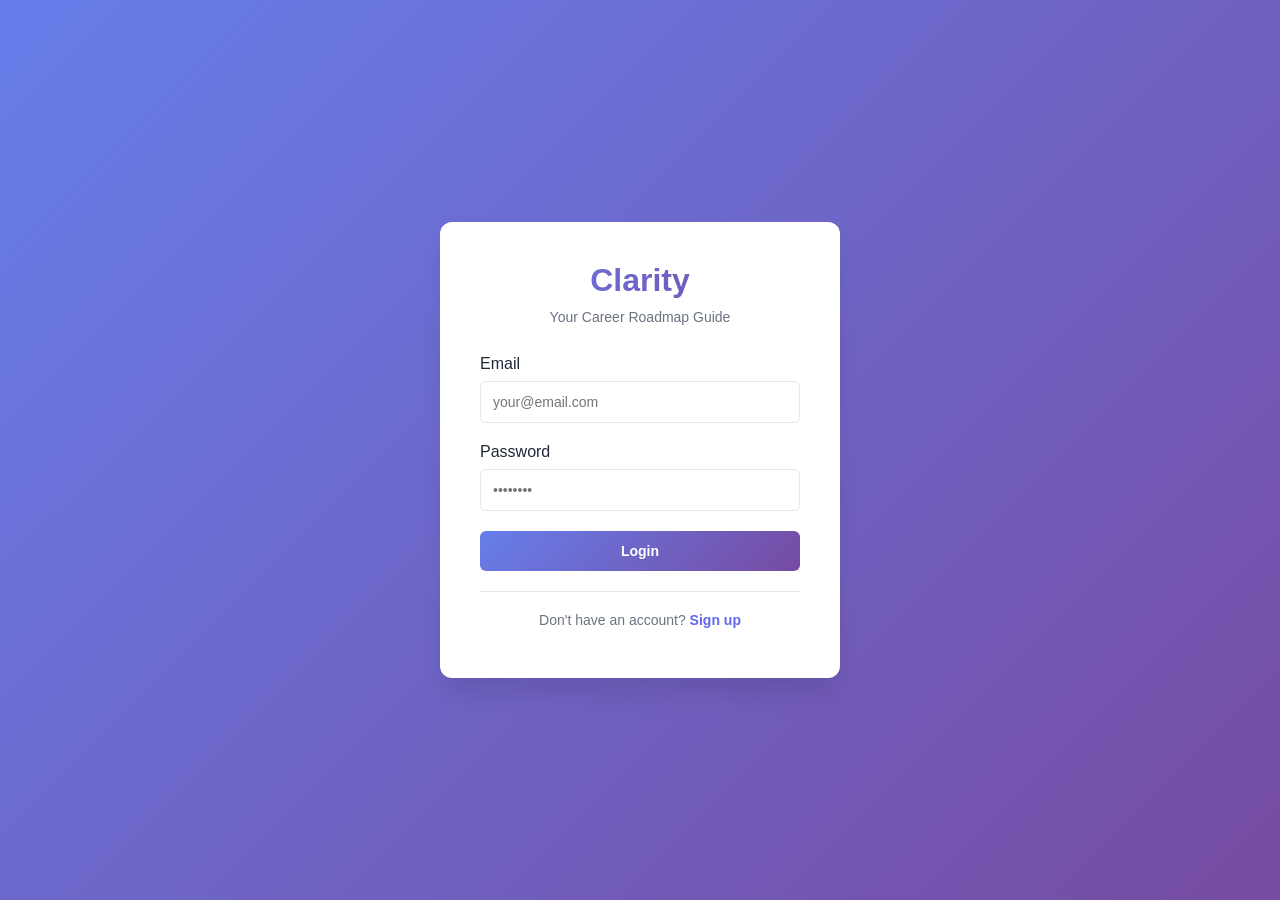
<file: target/classes/static/login.html>
<!DOCTYPE html>
<html lang="en">
<head>
    <meta charset="UTF-8">
    <meta name="viewport" content="width=device-width, initial-scale=1.0">
    <title>Clarity - Login</title>
    <style>
        * {
            margin: 0;
            padding: 0;
            box-sizing: border-box;
        }

        :root {
            --primary: #6366f1;
            --secondary: #8b5cf6;
            --dark: #1f2937;
            --light: #f3f4f6;
            --border: #e5e7eb;
        }

        body {
            font-family: 'Segoe UI', Tahoma, Geneva, Verdana, sans-serif;
            background: linear-gradient(135deg, #667eea 0%, #764ba2 100%);
            min-height: 100vh;
            display: flex;
            align-items: center;
            justify-content: center;
            padding: 20px;
        }

        .login-container {
            background: white;
            border-radius: 12px;
            box-shadow: 0 20px 25px -5px rgba(0, 0, 0, 0.1);
            width: 100%;
            max-width: 400px;
            padding: 40px;
            animation: slideIn 0.3s ease-in;
        }

        @keyframes slideIn {
            from {
                opacity: 0;
                transform: translateY(-20px);
            }
            to {
                opacity: 1;
                transform: translateY(0);
            }
        }

        .login-header {
            text-align: center;
            margin-bottom: 30px;
        }

        .login-header h1 {
            font-size: 32px;
            background: linear-gradient(135deg, #667eea 0%, #764ba2 100%);
            -webkit-background-clip: text;
            -webkit-text-fill-color: transparent;
            margin-bottom: 10px;
        }

        .login-header p {
            color: #6b7280;
            font-size: 14px;
        }

        .form-group {
            margin-bottom: 20px;
        }

        .form-group label {
            display: block;
            margin-bottom: 8px;
            font-weight: 500;
            color: var(--dark);
        }

        .form-group input {
            width: 100%;
            padding: 12px;
            border: 1px solid var(--border);
            border-radius: 6px;
            font-size: 14px;
            transition: all 0.3s;
        }

        .form-group input:focus {
            outline: none;
            border-color: var(--primary);
            box-shadow: 0 0 0 3px rgba(99, 102, 241, 0.1);
        }

        .btn-submit {
            width: 100%;
            padding: 12px;
            background: linear-gradient(135deg, #667eea 0%, #764ba2 100%);
            color: white;
            border: none;
            border-radius: 6px;
            font-size: 14px;
            font-weight: 600;
            cursor: pointer;
            transition: all 0.3s;
        }

        .btn-submit:hover {
            box-shadow: 0 10px 15px -3px rgba(102, 126, 234, 0.4);
            transform: translateY(-2px);
        }

        .btn-submit:active {
            transform: translateY(0);
        }

        .toggle-form {
            text-align: center;
            margin-top: 20px;
            padding-top: 20px;
            border-top: 1px solid var(--border);
        }

        .toggle-form p {
            font-size: 14px;
            color: #6b7280;
            margin-bottom: 10px;
        }

        .toggle-form a {
            color: var(--primary);
            text-decoration: none;
            font-weight: 600;
            cursor: pointer;
        }

        .toggle-form a:hover {
            text-decoration: underline;
        }

        .error-message {
            background: #fee2e2;
            color: #991b1b;
            padding: 12px;
            border-radius: 6px;
            margin-bottom: 20px;
            display: none;
        }

        .success-message {
            background: #d1fae5;
            color: #065f46;
            padding: 12px;
            border-radius: 6px;
            margin-bottom: 20px;
            display: none;
        }

        .form-hidden {
            display: none;
        }

        .loading {
            pointer-events: none;
            opacity: 0.6;
        }
    </style>
</head>
<body>
    <div class="login-container">
        <div class="login-header">
            <h1>Clarity</h1>
            <p>Your Career Roadmap Guide</p>
        </div>

        <div id="errorMessage" class="error-message"></div>
        <div id="successMessage" class="success-message"></div>

        <!-- Login Form -->
        <form id="loginForm" onsubmit="handleLogin(event)">
            <div class="form-group">
                <label for="loginEmail">Email</label>
                <input type="email" id="loginEmail" required placeholder="your@email.com">
            </div>
            <div class="form-group">
                <label for="loginPassword">Password</label>
                <input type="password" id="loginPassword" required placeholder="••••••••">
            </div>
            <button type="submit" class="btn-submit">Login</button>
        </form>

        <!-- Register Form -->
        <form id="registerForm" class="form-hidden" onsubmit="handleRegister(event)">
            <div class="form-group">
                <label for="registerName">Full Name</label>
                <input type="text" id="registerName" required placeholder="John Doe">
            </div>
            <div class="form-group">
                <label for="registerEmail">Email</label>
                <input type="email" id="registerEmail" required placeholder="your@email.com">
            </div>
            <div class="form-group">
                <label for="registerPassword">Password</label>
                <input type="password" id="registerPassword" required placeholder="••••••••">
            </div>
            <div class="form-group">
                <label for="registerCareerStage">Career Stage</label>
                <select id="registerCareerStage" style="width: 100%; padding: 12px; border: 1px solid var(--border); border-radius: 6px;">
                    <option value="">Select Career Stage</option>
                    <option value="ENTRY_LEVEL">Entry Level</option>
                    <option value="MID_LEVEL">Mid Level</option>
                    <option value="SENIOR_LEVEL">Senior Level</option>
                    <option value="LEAD">Lead/Manager</option>
                </select>
            </div>
            <button type="submit" class="btn-submit">Create Account</button>
        </form>

        <!-- Toggle Form -->
        <div class="toggle-form">
            <p id="toggleText">Don't have an account? <a onclick="toggleForm()">Sign up</a></p>
        </div>
    </div>

    <script>
        const API_BASE = 'http://localhost:8080';

        function toggleForm() {
            const loginForm = document.getElementById('loginForm');
            const registerForm = document.getElementById('registerForm');
            const toggleText = document.getElementById('toggleText');

            loginForm.classList.toggle('form-hidden');
            registerForm.classList.toggle('form-hidden');

            if (loginForm.classList.contains('form-hidden')) {
                toggleText.innerHTML = 'Already have an account? <a onclick="toggleForm()">Login</a>';
            } else {
                toggleText.innerHTML = 'Don\'t have an account? <a onclick="toggleForm()">Sign up</a>';
            }

            clearMessages();
        }

        async function handleLogin(event) {
            event.preventDefault();

            const email = document.getElementById('loginEmail').value;
            const password = document.getElementById('loginPassword').value;

            try {
                const response = await fetch(`${API_BASE}/auth/login`, {
                    method: 'POST',
                    headers: { 'Content-Type': 'application/json' },
                    body: JSON.stringify({ email, password })
                });

                if (!response.ok) {
                    showError('Invalid email or password');
                    return;
                }

                const data = await response.json();
                
                // Store token and user info
                localStorage.setItem('token', data.token);
                localStorage.setItem('userId', data.userId || email); // Fallback to email if userId not in response

                showSuccess('Login successful! Redirecting...');
                setTimeout(() => {
                    window.location.href = '/index.html';
                }, 1500);
            } catch (error) {
                console.error('Login error:', error);
                showError('Login failed. Please try again.');
            }
        }

        async function handleRegister(event) {
            event.preventDefault();

            const name = document.getElementById('registerName').value;
            const email = document.getElementById('registerEmail').value;
            const password = document.getElementById('registerPassword').value;
            const careerStage = document.getElementById('registerCareerStage').value;

            try {
                const response = await fetch(`${API_BASE}/auth/register`, {
                    method: 'POST',
                    headers: { 'Content-Type': 'application/json' },
                    body: JSON.stringify({
                        email,
                        password,
                        fullName: name,
                        careerStage
                    })
                });

                if (!response.ok) {
                    showError('Registration failed. Email might already exist.');
                    return;
                }

                showSuccess('Account created! Please login.');
                setTimeout(() => {
                    document.getElementById('registerForm').reset();
                    toggleForm();
                }, 2000);
            } catch (error) {
                console.error('Registration error:', error);
                showError('Registration failed. Please try again.');
            }
        }

        function showError(message) {
            const errorDiv = document.getElementById('errorMessage');
            errorDiv.textContent = message;
            errorDiv.style.display = 'block';
            setTimeout(() => {
                errorDiv.style.display = 'none';
            }, 5000);
        }

        function showSuccess(message) {
            const successDiv = document.getElementById('successMessage');
            successDiv.textContent = message;
            successDiv.style.display = 'block';
        }

        function clearMessages() {
            document.getElementById('errorMessage').style.display = 'none';
            document.getElementById('successMessage').style.display = 'none';
        }

        // Redirect to main page if already logged in
        window.addEventListener('load', () => {
            const token = localStorage.getItem('token');
            if (token) {
                window.location.href = '/index.html';
            }
        });
    </script>
</body>
</html>
</file>
